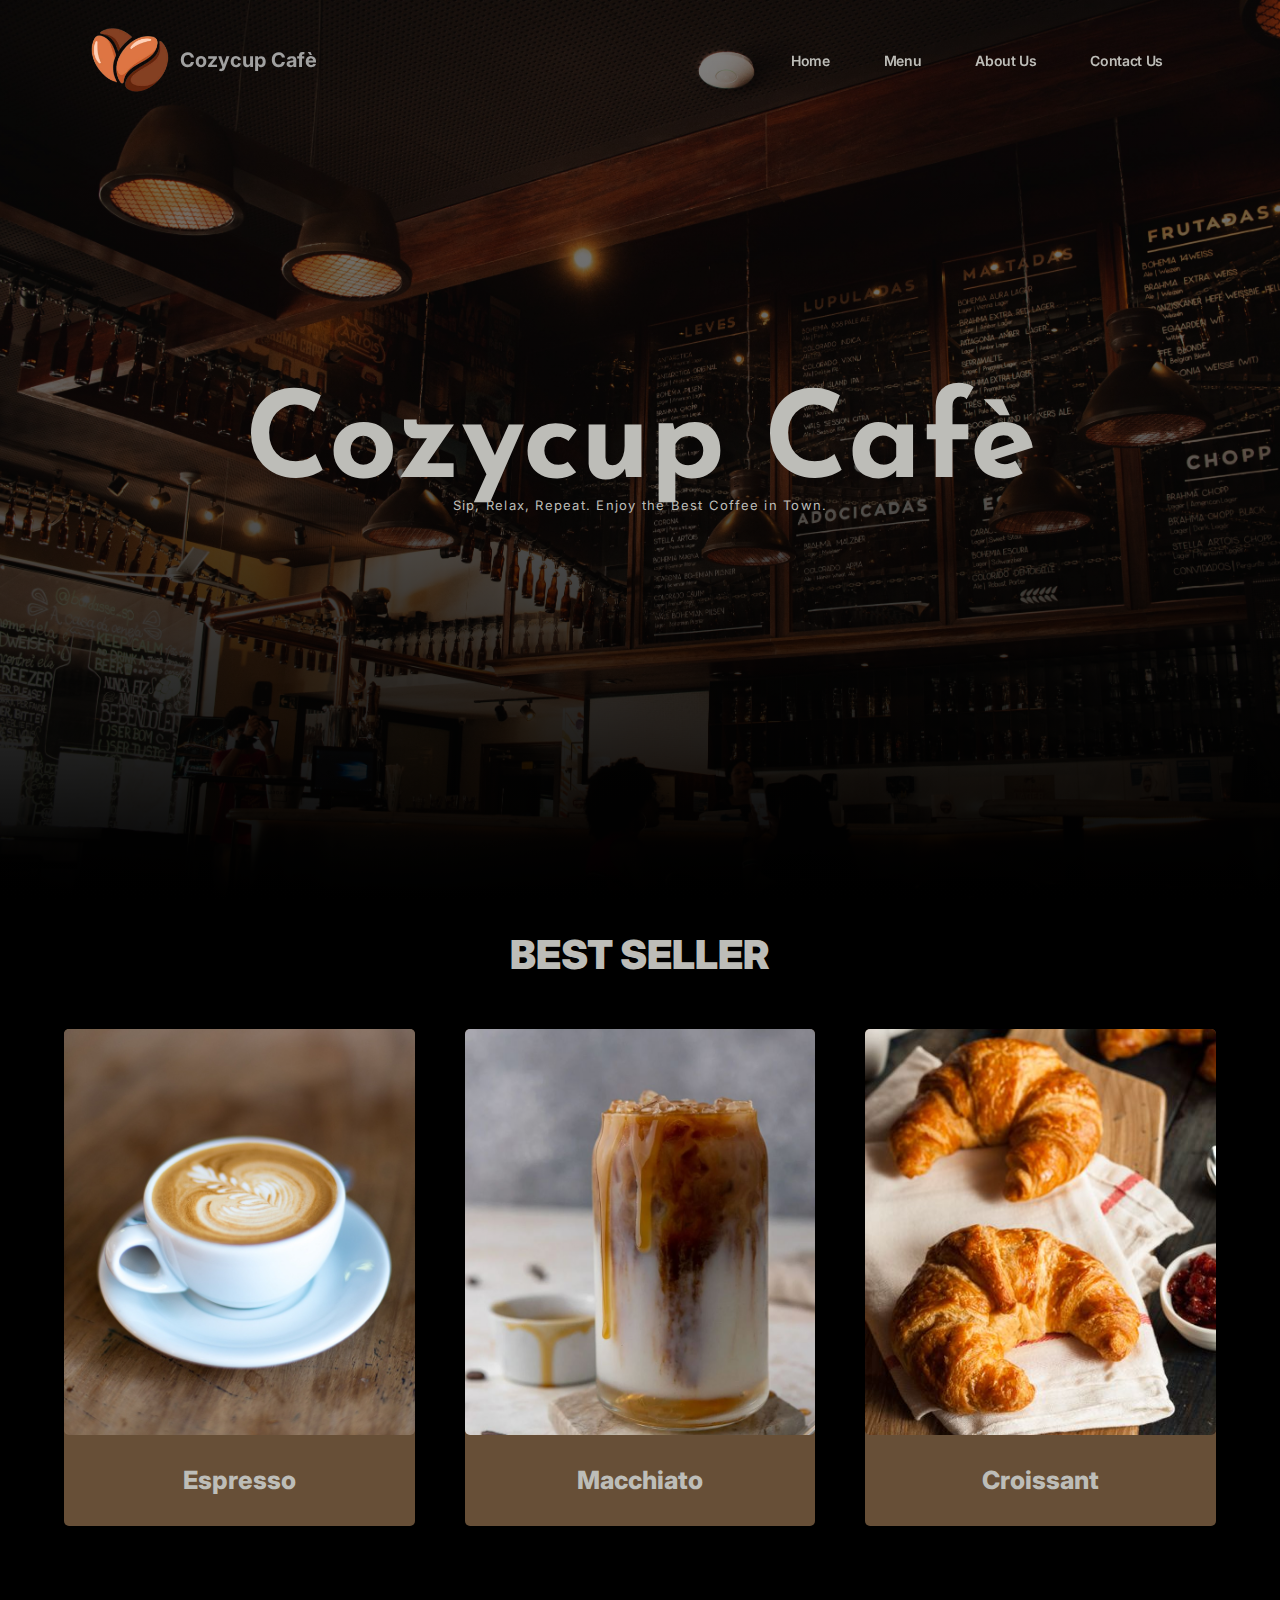
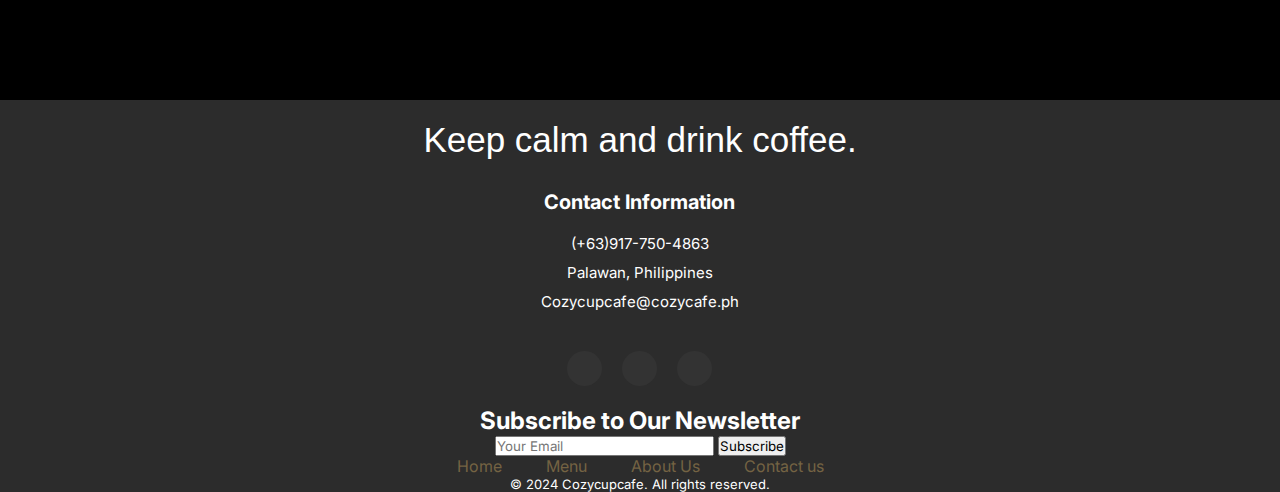
<file: index.html>
<!DOCTYPE html>
<html lang="en">
<head>
    <meta charset="UTF-8">
    <meta name="viewport" content="width=device-width, initial-scale=1.0">
    <title>Cozycupcafe</title>
    <link rel="icon" href="image/logo.png">
<link href="https://fonts.googleapis.com/css2?family=Cinzel+Decorative:wght@400;700&family=Anton&family=Marcellus&family=Passion+One:wght@400;700&family=Inter:wght@100;200;300;400;500;600;700;800;900&family=Josefin+Sans:ital,wght@0,300;0,500;1,300&display=swap" rel="stylesheet">
    <script src="https://code.jquery.com/jquery-3.5.1.min.js" integrity="sha256-9/aliU8dGd2tb6OSsuzixeV4y/faTqgFtohetphbbj0=" crossorigin="anonymous"></script>
    <link rel="stylesheet" href="https://cdnjs.cloudflare.com/ajax/libs/font-awesome/6.4.0/css/all.min.css" integrity="sha512-iecdLmaskl7CVkqkXNQ/ZH/XLlvWZOJyj7Yy7tcenmpD1ypASozpmT/E0iPtmFIB46ZmdtAc9eNBvH0H/ZpiBw==" crossorigin="anonymous" referrerpolicy="no-referrer" />
    <link rel="stylesheet" href="css/style.css">
    <script defer src="script.js"></script>
</head>
<body>
<!-----------------header-------------->
<header class="homie">
    <a href="index.html" class="logo" onclick="reloadPage()"><img src="image/logo.png" alt=""><span>Cozycup Cafè </span></a>

    <ul class="navlist">
        <li><a href="index.html">Home</a></li>
        <li><a href="menu.html">Menu</a></li>
        <li><a href="about.html" >About Us</a></li>
        <li><a href="contact.html">Contact Us</a></li>
    </ul>
    <div class="toggle_btn">
        <img src="image/menu.png" alt="Sidebar Icon">
    </div>
      <div class="dropdown_menu"> 
          <ul>
            <li><a href="index.html">Home</a></li>
            <li><a href="menu.html">Menu</a></li>
            <li><a href="about.html" >About Us</a></li>
            <li><a href="contact.html">Contact Us</a></li>
          </ul>
      </div>
</header>

<!--------HOME Section------------->
<section class="HOME" id="HOME">
    <div class="bg-img">
    <img src="image/intr.jpg" alt="cafe_int">
</div>
<div class="homie Home-text">
    <h1>Cozycup Cafè </h1>
    <h3>Sip, Relax, Repeat.  Enjoy the Best Coffee in Town.</h3>
    </div>
</section>

<!--------POPULAR US Section------------->
<section class= "POPULAR" id="POPULAR">
    <div class="content">
        <h1>BEST SELLER</h1>
        <div class="card-grid">
            <div class="REV feature1">
                <div class="circle-image">
                <img src="image/espresso.jpg" alt="larry_pic">
            </div>
                <div class="text">
                <h1>Espresso</h1>
                </div>
            </div>
            <div class="REV feature2">
                <div class="circle-image">
                <img src="image/macchiato.jpg" alt="larry_pic">
            </div>
                <div class="text">
                <h1>Macchiato</h1>
                </div>
                
            </div>
            <div class="REV feature3">
                <div class="circle-image">
                <img src="image/croissant.jpg" alt="larry_pic">
            </div>
                <div class="text">
                <h1>Croissant</h1>
                </div>
                
            </div>
</div>
 
</section>

    <!--------Contact me Section------------->
    <section class="CONTACT" id="CONTACT"> 
        <div class="contact-section">
            <h2>Keep calm and drink coffee.</h2>
           <div class="contact-info">
                <h3>Contact Information</h3>
                <ul>
                    <li>
                        <a class="fas fa-phone" title="phone"></a>
                        <span>(+63)917-750-4863</span>
                    </li>
                    <li>
                        <a class="fas fa-map-marker-alt" title="location"></a>
                        <span>Palawan, Philippines</span>
                    </li>
                    <li>
                        <a class="fas fa-envelope" title="Email"></a>
                        <span>Cozycupcafe@cozycafe.ph</span>
                    </li>
                </ul>
            </div>
            <div class="ikone">
                
                <a href="#" class="fab fa-facebook-f" title="Facebook"></a>
                <a href="#" class="fab fa-instagram" title="Instagram"></a>
                <a href="#" class="fab fa-twitter" title="Twitter"></a>
              </div>
        </div><footer>
            <div class="newsletter">
                <h2>Subscribe to Our Newsletter</h2>
                <form action="#" method="post">
                    <input type="email" name="email" placeholder="Your Email">
                    <button type="submit">Subscribe</button>
                </form>
            </div>
            <ul>
                <li><a href="index.html">Home</a></li>
                <li><a href="menu.html">Menu</a></li>
                <li><a href="about.html">About Us</a></li>
                <li><a href="contact.html">Contact us</a></li>
            </ul>
            <div class="copyright">
            <p>&copy; 2024 Cozycupcafe. All rights reserved.</p>
        </div>
        </footer>
        
        </div>
    </section> 

    
</body>
</html>
</file>
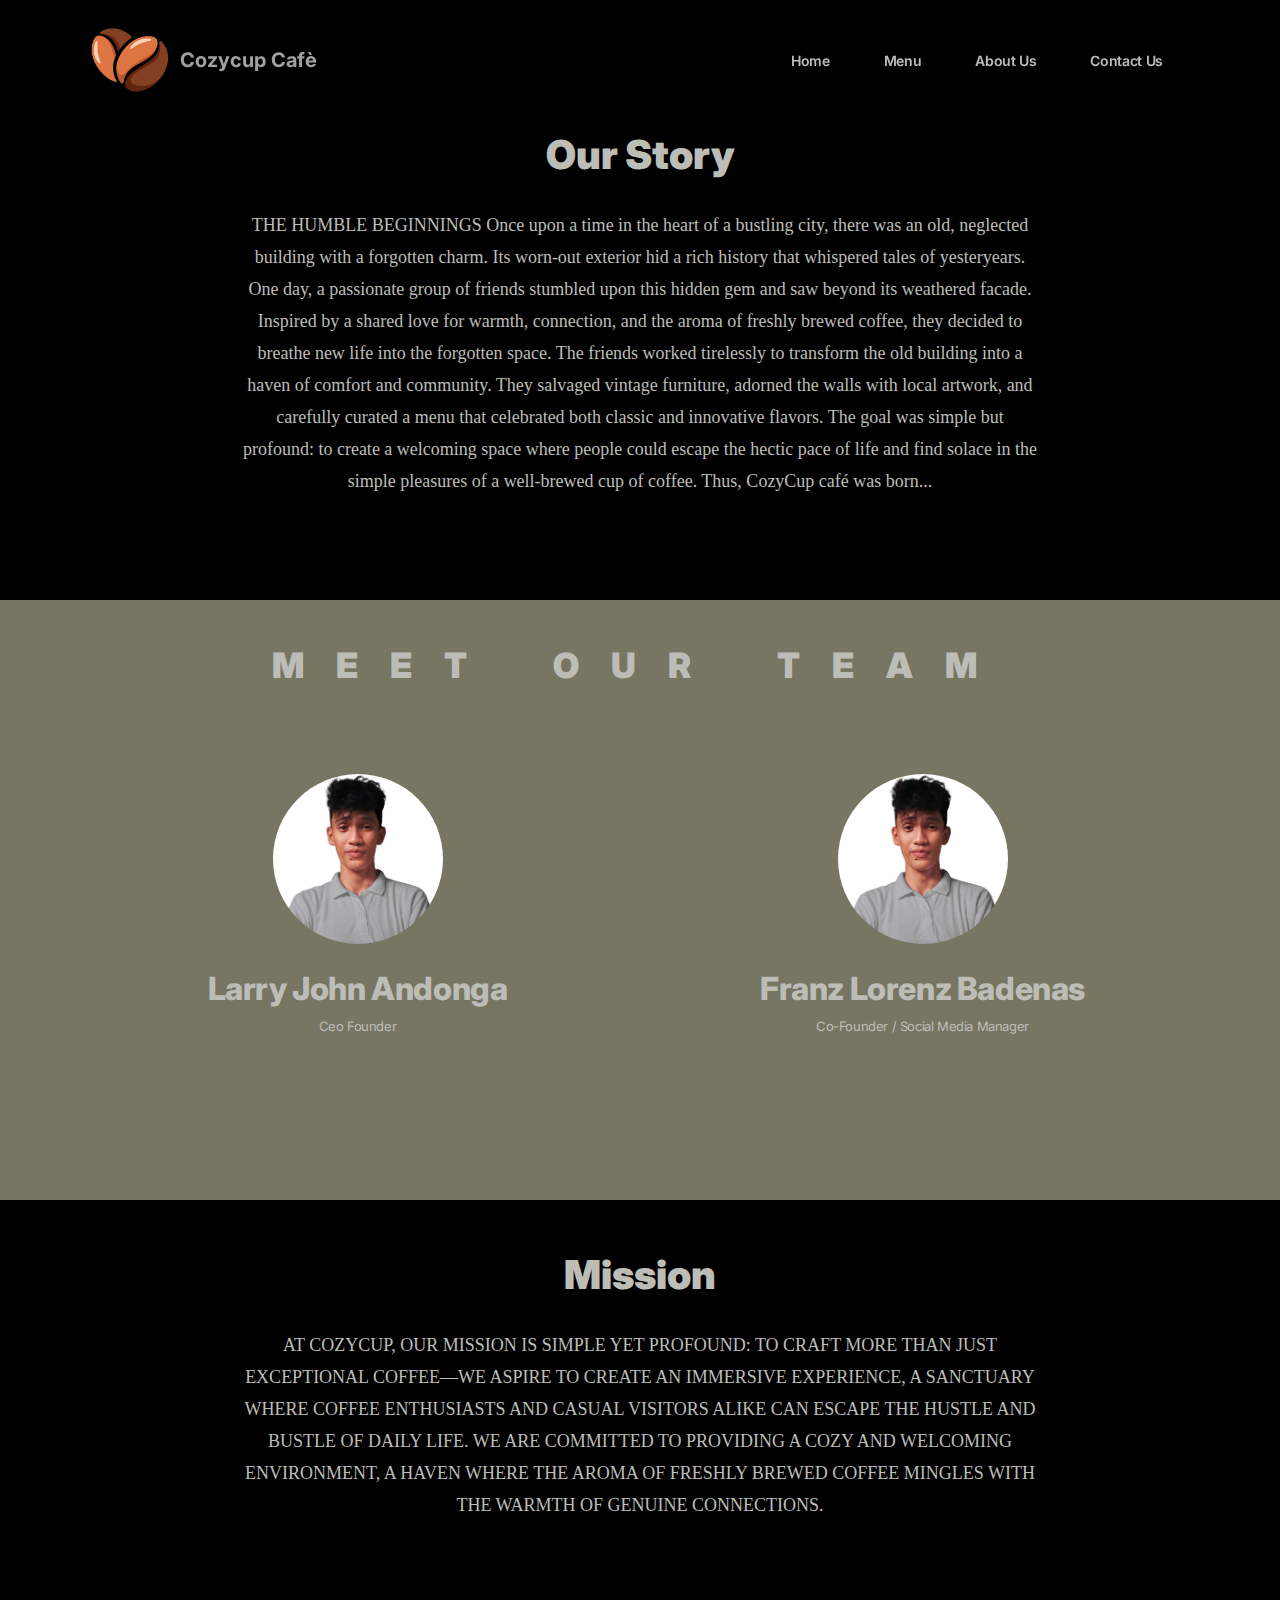
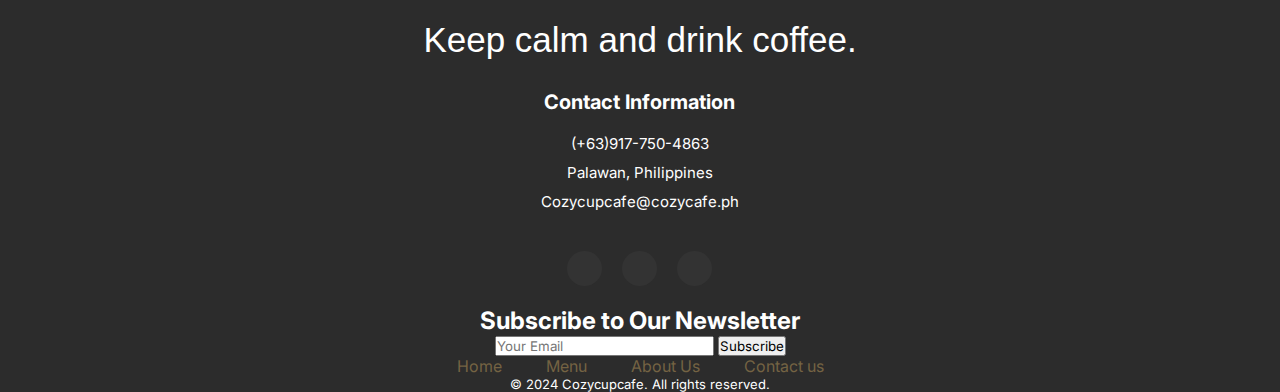
<file: about.html>
<!DOCTYPE html>
<html lang="en">
<head>
    <meta charset="UTF-8">
    <meta name="viewport" content="width=device-width, initial-scale=1.0">
    <title>Cozycupcafe</title>
    <link rel="icon" href="image/logo.png">
<link href="https://fonts.googleapis.com/css2?family=Cinzel+Decorative:wght@400;700&family=Anton&family=Marcellus&family=Passion+One:wght@400;700&family=Inter:wght@100;200;300;400;500;600;700;800;900&family=Josefin+Sans:ital,wght@0,300;0,500;1,300&display=swap" rel="stylesheet">
    <script src="https://code.jquery.com/jquery-3.5.1.min.js" integrity="sha256-9/aliU8dGd2tb6OSsuzixeV4y/faTqgFtohetphbbj0=" crossorigin="anonymous"></script>
    <link rel="stylesheet" href="https://cdnjs.cloudflare.com/ajax/libs/font-awesome/6.4.0/css/all.min.css" integrity="sha512-iecdLmaskl7CVkqkXNQ/ZH/XLlvWZOJyj7Yy7tcenmpD1ypASozpmT/E0iPtmFIB46ZmdtAc9eNBvH0H/ZpiBw==" crossorigin="anonymous" referrerpolicy="no-referrer" />
    <link rel="stylesheet" href="css/about.css">
    <script defer src="script.js"></script>
</head>
<body>
<!-----------------header-------------->
<header class="homie">
    <a href="index.html" class="logo"><img src="image/logo.png" alt=""><span>Cozycup Cafè </span></a>

    <ul class="navlist">
        <li><a href="index.html">Home</a></li>
        <li><a href="menu.html">Menu</a></li>
        <li><a href="about.html" >About Us</a></li>
        <li><a href="contact.html">Contact Us</a></li>
    </ul>
    <div class="toggle_btn">
        <img src="image/menu.png" alt="Sidebar Icon">
    </div>
      <div class="dropdown_menu"> 
          <ul>
            <li><a href="index.html">Home</a></li>
            <li><a href="menu.html">Menu</a></li>
            <li><a href="about.html" >About Us</a></li>
            <li><a href="contact.html">Contact Us</a></li>
          </ul>
      </div>
</header>


<!--------MENU Section------------->

<section id="about" class="about">
    <h2>Our Story</h2>
    <p>THE HUMBLE BEGINNING​S
        Once upon a time in the heart of a bustling city, there was an old, neglected building with a forgotten charm. Its worn-out exterior hid a rich history that whispered tales of yesteryears. One day, a passionate group of friends stumbled upon this hidden gem and saw beyond its weathered facade. Inspired by a shared love for warmth, connection, and the aroma of freshly brewed coffee, they decided to breathe new life into the forgotten space. The friends worked tirelessly to transform the old building into a haven of comfort and community. They salvaged vintage furniture, adorned the walls with local artwork, and carefully curated a menu that celebrated both classic and innovative flavors. The goal was simple but profound: to create a welcoming space where people could escape the hectic pace of life and find solace in the simple pleasures of a well-brewed cup of coffee. Thus, CozyC​up caf​é was born...</p>
</section>

<section id="ourteam" class="ourteam">
    <div class="text-team"><h1>MEET OUR TEAM</h1></div>
        <div class="card-grid">
        <div class="card1">
            <div class="circle-image">
            <img src="image/Larry.jpg" alt="larry_pic">
        </div>
            <div class="text">
            <h1>Larry John Andonga</h1>
            <p>Ceo Founder</p>
            </div>
          
        </div>
        <div class="card2">
            <div class="circle-image">
            <img src="image/Larry.jpg" alt="larry_pic">
        </div>
            <div class="text">
            <h1>Franz Lorenz Badenas</h1>
            <p>Co-Founder / Social Media Manager</p>
            </div>
        
        </div>
    
    </div>
</section>
<section id="mission" class="mission">
    <h2>Mission</h2>
    <p>AT COZYCUP, OUR MISSION IS SIMPLE YET PROFOUND: TO CRAFT MORE THAN JUST EXCEPTIONAL COFFEE—WE ASPIRE TO CREATE AN IMMERSIVE EXPERIENCE, A SANCTUARY WHERE COFFEE ENTHUSIASTS AND CASUAL VISITORS ALIKE CAN ESCAPE THE HUSTLE AND BUSTLE OF DAILY LIFE. WE ARE COMMITTED TO PROVIDING A COZY AND WELCOMING ENVIRONMENT, A HAVEN WHERE THE AROMA OF FRESHLY BREWED COFFEE MINGLES WITH THE WARMTH OF GENUINE CONNECTIONS.</p>
</section>
    <!--------Contact me Section------------->
    <section class="CONTACT" id="CONTACT"> 
        <div class="contact-section">
            <h2>Keep calm and drink coffee.</h2>
           <div class="contact-info">
                <h3>Contact Information</h3>
                <ul>
                    <li>
                        <a class="fas fa-phone" title="phone"></a>
                        <span>(+63)917-750-4863</span>
                    </li>
                    <li>
                        <a class="fas fa-map-marker-alt" title="location"></a>
                        <span>Palawan, Philippines</span>
                    </li>
                    <li>
                        <a class="fas fa-envelope" title="Email"></a>
                        <span>Cozycupcafe@cozycafe.ph</span>
                    </li>
                </ul>
            </div>
            <div class="ikone">
                
                <a href="#" class="fab fa-facebook-f" title="Facebook"></a>
                <a href="#" class="fab fa-instagram" title="Instagram"></a>
                <a href="#" class="fab fa-twitter" title="Twitter"></a>
              </div>
        </div>
        
        <footer>
            <div class="newsletter">
                <h2>Subscribe to Our Newsletter</h2>
                <form action="#" method="post">
                    <input type="email" name="email" placeholder="Your Email">
                    <button type="submit">Subscribe</button>
                </form>
            </div>
            <ul>
                <li><a href="index.html">Home</a></li>
                <li><a href="menu.html">Menu</a></li>
                <li><a href="about.html">About Us</a></li>
                <li><a href="contact.html">Contact us</a></li>
            </ul>
            <div class="copyright">
            <p>&copy; 2024 Cozycupcafe. All rights reserved.</p>
        </div>
        </footer>
        
        </div>
    </section> 

    
</body>
</html>
</file>
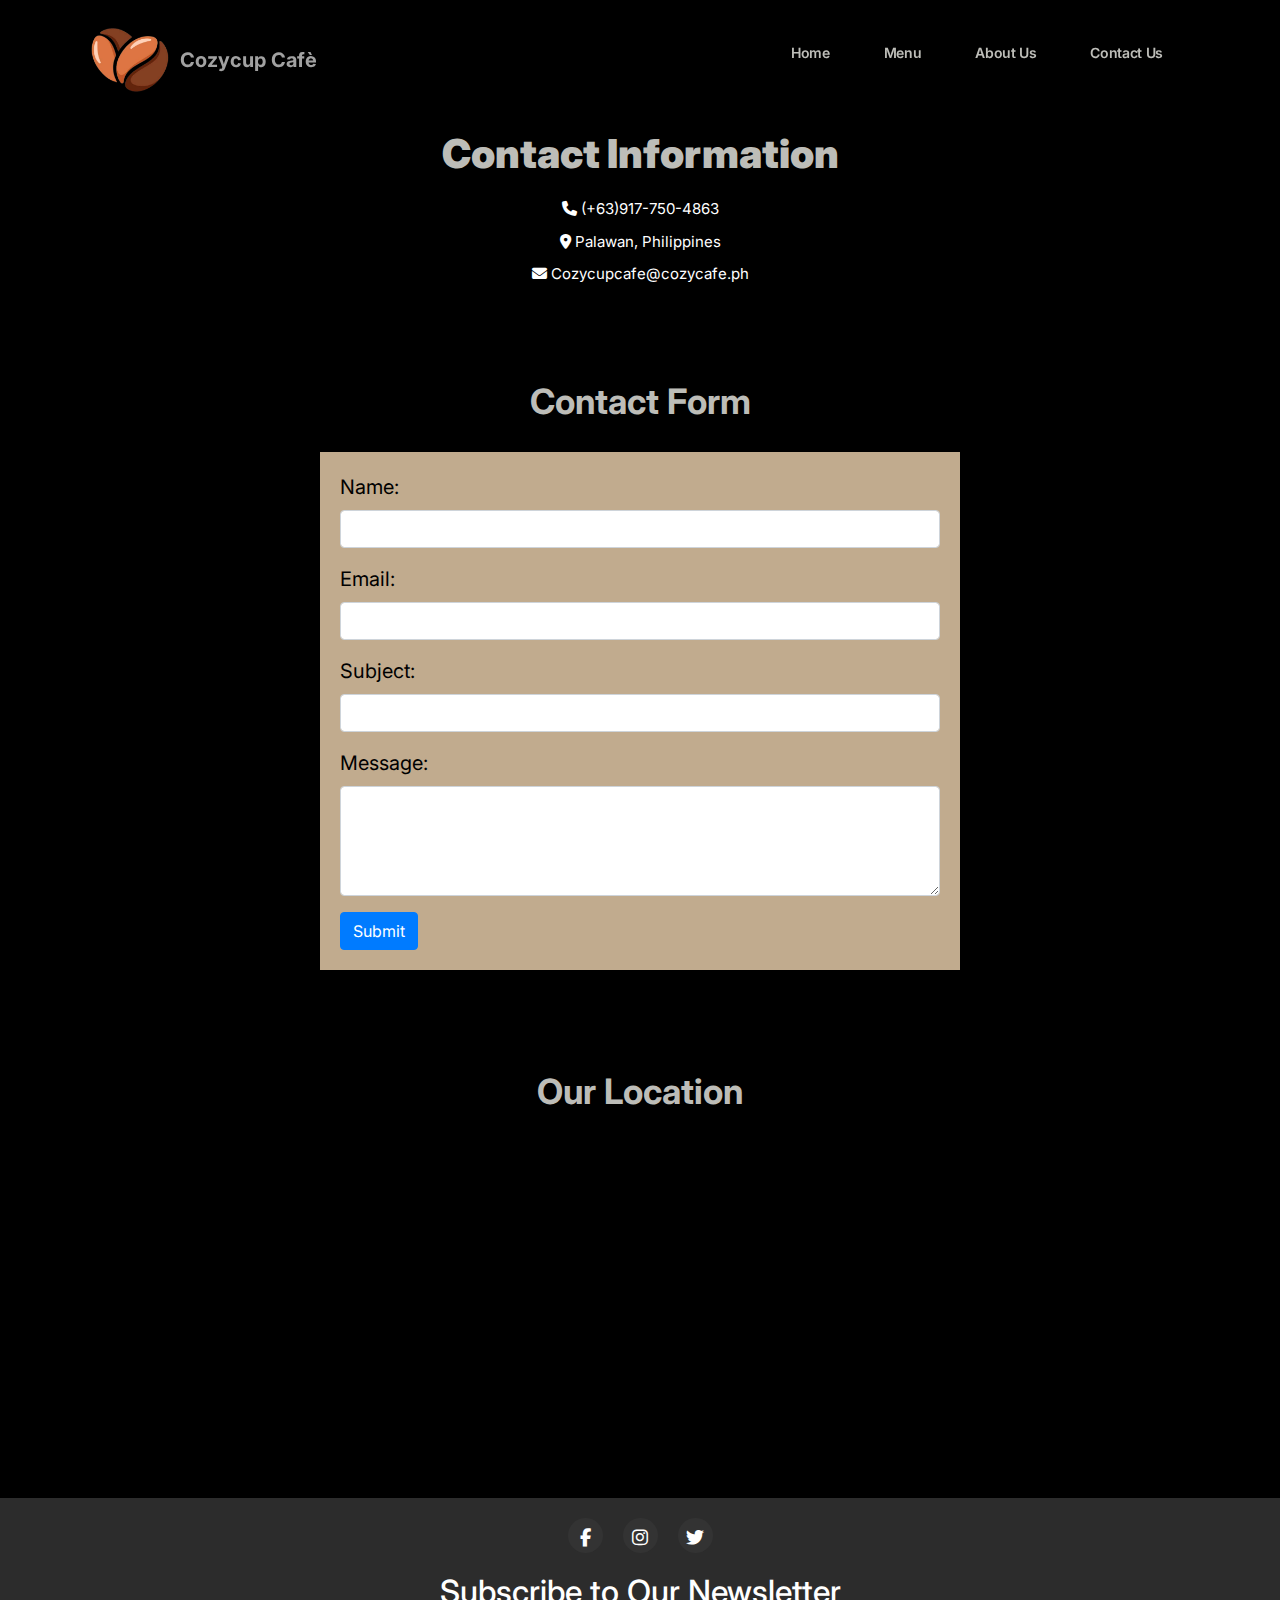
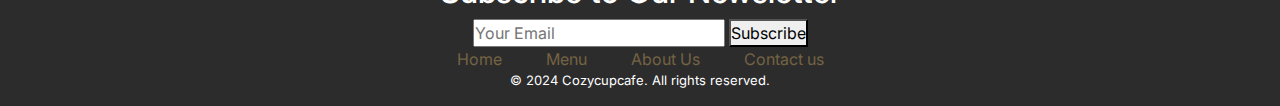
<file: contact.html>
<!DOCTYPE html>
<html lang="en">
<head>
    <meta charset="UTF-8">
    <meta name="viewport" content="width=device-width, initial-scale=1.0">
    <title>Cozycupcafe</title>
    <link rel="icon" href="image/logo.png">
    <link href="https://fonts.googleapis.com/css2?family=Cinzel+Decorative:wght@400;700&family=Anton&family=Marcellus&family=Passion+One:wght@400;700&family=Inter:wght@100;200;300;400;500;600;700;800;900&family=Josefin+Sans:ital,wght@0,300;0,500;1,300&display=swap" rel="stylesheet">
    <link rel="stylesheet" href="https://stackpath.bootstrapcdn.com/bootstrap/4.5.2/css/bootstrap.min.css">
    <link rel="stylesheet" href="https://cdnjs.cloudflare.com/ajax/libs/font-awesome/6.4.0/css/all.min.css">
    <link rel="stylesheet" href="css/contact.css">
    <script src="https://code.jquery.com/jquery-3.5.1.min.js" integrity="sha256-9/aliU8dGd2tb6OSsuzixeV4y/faTqgFtohetphbbj0=" crossorigin="anonymous"></script>
    <script defer src="script.js"></script>
</head>
<body>
    <header class="homie">
        <a href="index.html" class="logo"><img src="image/logo.png" alt=""><span>Cozycup Cafè</span></a>
    
        <ul class="navlist">
            <li><a href="index.html">Home</a></li>
            <li><a href="menu.html">Menu</a></li>
            <li><a href="about.html" >About Us</a></li>
            <li><a href="contact.html">Contact Us</a></li>
        </ul>
        <div class="toggle_btn">
            <img src="image/menu.png" alt="Sidebar Icon">
        </div>
          <div class="dropdown_menu"> 
              <ul>
                <li><a href="index.html">Home</a></li>
                <li><a href="menu.html">Menu</a></li>
                <li><a href="about.html" >About Us</a></li>
                <li><a href="contact.html">Contact Us</a></li>
              </ul>
          </div>
    </header>

<section class="contact-details">
    <div class="contact-info">
        <h3>Contact Information</h3>
        <ul>
            <li>
                <i class="fas fa-phone" title="phone"></i>
                <span>(+63)917-750-4863</span>
            </li>
            <li>
                <i class="fas fa-map-marker-alt" title="location"></i>
                <span>Palawan, Philippines</span>
            </li>
            <li>
                <i class="fas fa-envelope" title="Email"></i>
                <span>Cozycupcafe@cozycafe.ph</span>
            </li>
        </ul>
    </div>
</section>

<section class="contact-form">
    <div class="form-text"><h1>Contact Form</h1></div>
    <div class="form_box">
        <form action="submit.php" method="POST">
            <div class="form-group">
                <label for="name">Name:</label>
                <input type="text" id="name" name="name" class="form-control" required>
            </div>
            <div class="form-group">
                <label for="email">Email:</label>
                <input type="email" id="email" name="email" class="form-control" required>
            </div>
            <div class="form-group">
                <label for="subject">Subject:</label>
                <input type="text" id="subject" name="subject" class="form-control">
            </div>
            <div class="form-group">
                <label for="message">Message:</label>
                <textarea id="message" name="message" rows="4" class="form-control" required></textarea>
            </div>
            <button type="submit" class="btn btn-primary">Submit</button>
        </form>
    </div>
</section>

<section class="map">
    <div class="map-text"><h1>Our  Location</h1></div>
    <div class="map_box">
    <iframe src="https://www.google.com/maps/embed?pb=!1m17!1m12!1m3!1d668.8773040940517!2d118.7408469293589!3d9.741687821291183!2m3!1f0!2f0!3f0!3m2!1i1024!2i768!4f13.1!3m2!1m1!2zOcKwNDQnMzEuMCJOIDExOMKwNDQnMjYuNiJF!5e0!3m2!1sen!2sph!4v1706856803310!5m2!1sen!2sph" width="600" height="450" style="border:0;" allowfullscreen="" loading="lazy" referrerpolicy="no-referrer-when-downgrade"></iframe>
</div>
</section>

<section class="CONTACT" id="CONTACT"> 
    <div class="contact-section">
        <div class="ikone">
            <a href="#" class="fab fa-facebook-f" title="Facebook"></a>
            <a href="#" class="fab fa-instagram" title="Instagram"></a>
            <a href="#" class="fab fa-twitter" title="Twitter"></a>
        </div>
    </div>
    <footer>
        <div class="newsletter">
            <h2>Subscribe to Our Newsletter</h2>
            <form action="#" method="post">
                <input type="email" name="email" placeholder="Your Email">
                <button type="submit">Subscribe</button>
            </form>
        </div>
        <ul>
            <li><a href="index.html">Home</a></li>
            <li><a href="menu.html">Menu</a></li>
            <li><a href="about.html">About Us</a></li>
            <li><a href="contact.html">Contact us</a></li>
        </ul>
        <div class="copyright">
        <p>&copy; 2024 Cozycupcafe. All rights reserved.</p>
    </div>
    </footer>
</section>
</body>
</html>
</file>
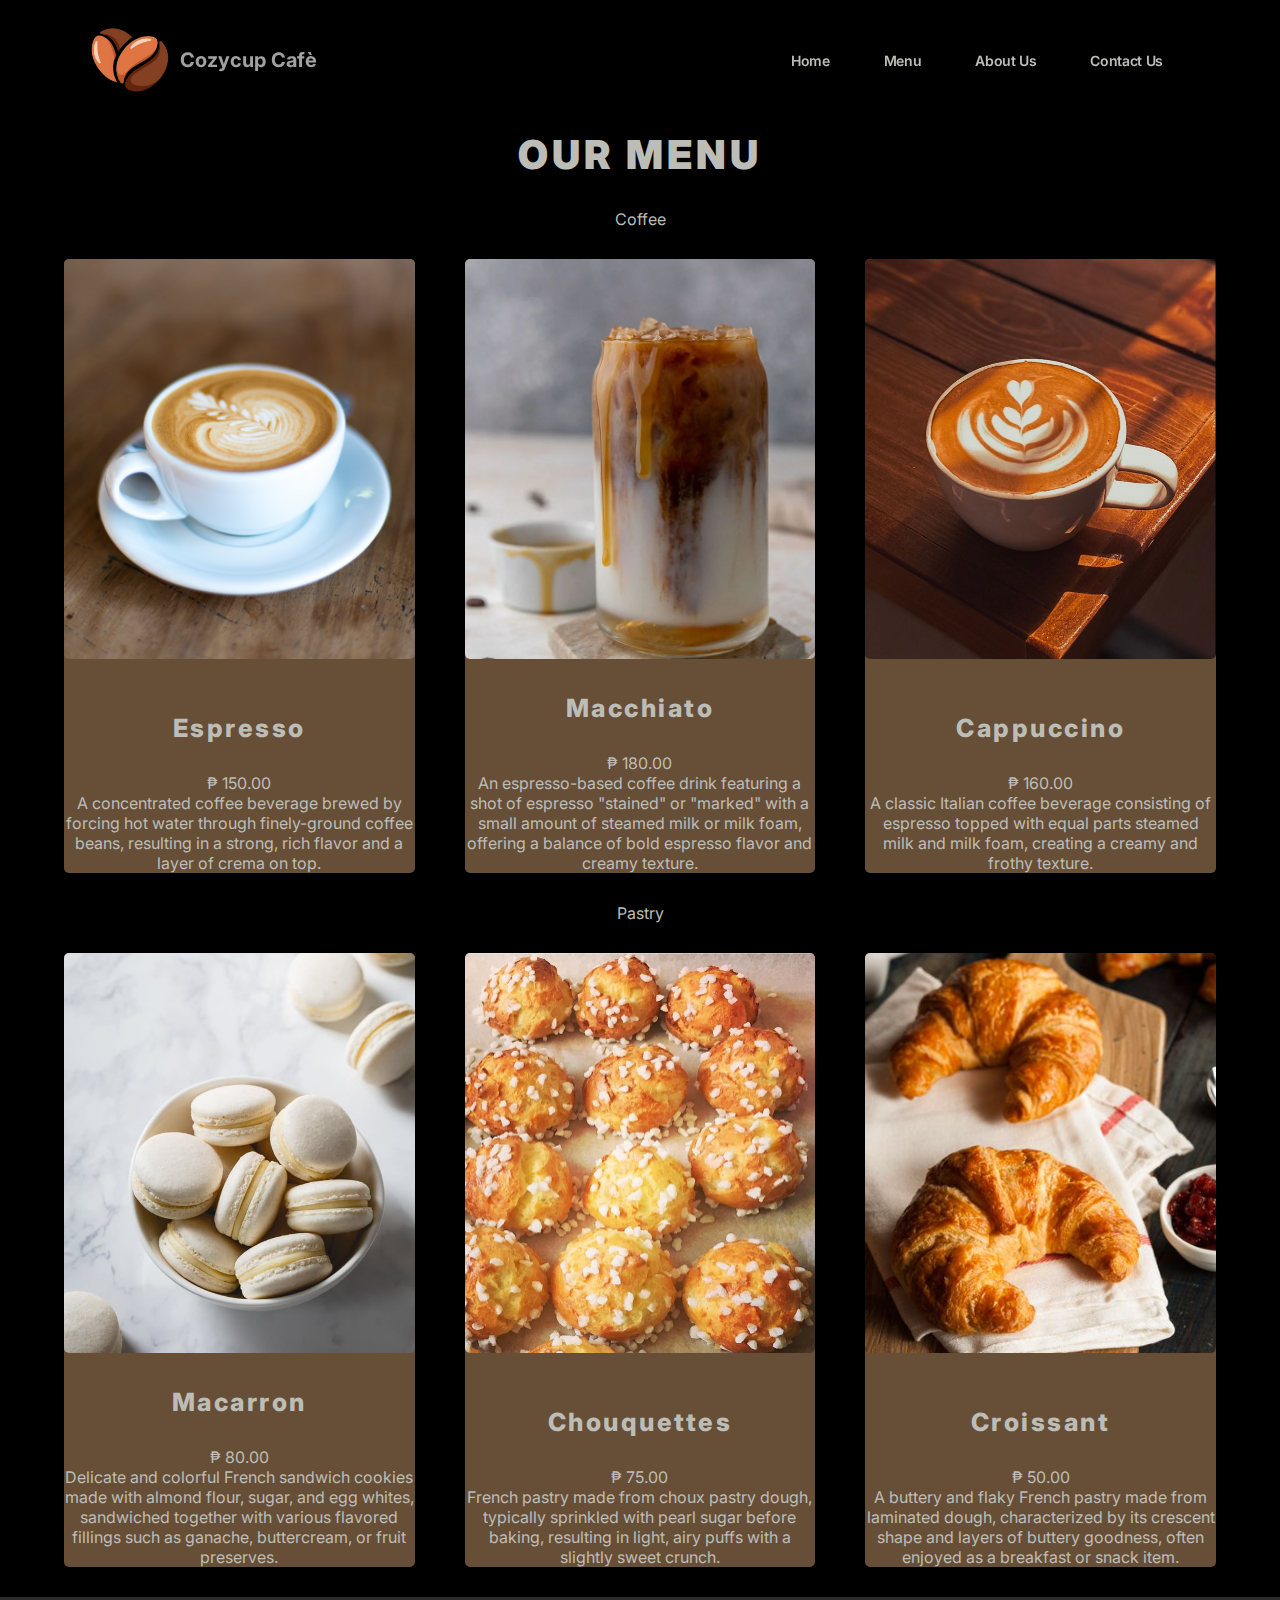
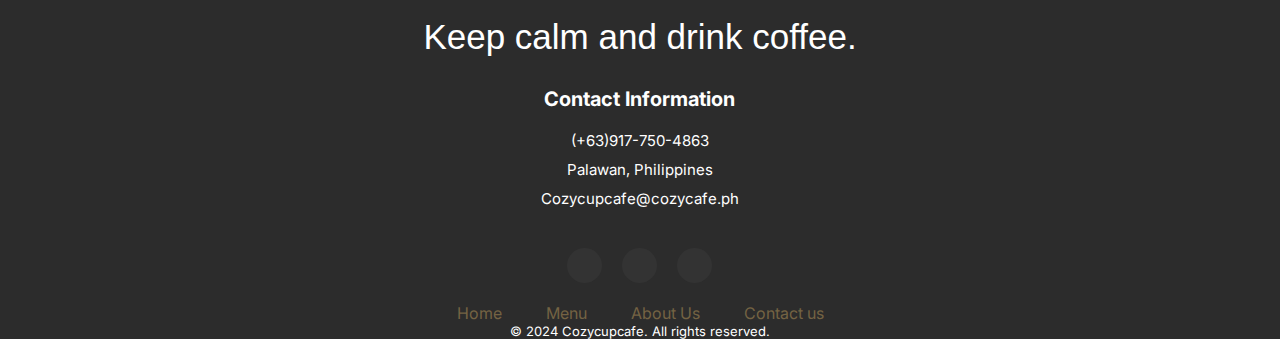
<file: menu.html>
<!DOCTYPE html>
<html lang="en">
<head>
    <meta charset="UTF-8">
    <meta name="viewport" content="width=device-width, initial-scale=1.0">
    <title>Cozycupcafe</title>
    <link rel="icon" href="image/logo.png">
<link href="https://fonts.googleapis.com/css2?family=Cinzel+Decorative:wght@400;700&family=Anton&family=Marcellus&family=Passion+One:wght@400;700&family=Inter:wght@100;200;300;400;500;600;700;800;900&family=Josefin+Sans:ital,wght@0,300;0,500;1,300&display=swap" rel="stylesheet">
    <script src="https://code.jquery.com/jquery-3.5.1.min.js" integrity="sha256-9/aliU8dGd2tb6OSsuzixeV4y/faTqgFtohetphbbj0=" crossorigin="anonymous"></script>
    <link rel="stylesheet" href="https://cdnjs.cloudflare.com/ajax/libs/font-awesome/6.4.0/css/all.min.css" integrity="sha512-iecdLmaskl7CVkqkXNQ/ZH/XLlvWZOJyj7Yy7tcenmpD1ypASozpmT/E0iPtmFIB46ZmdtAc9eNBvH0H/ZpiBw==" crossorigin="anonymous" referrerpolicy="no-referrer" />
    <link rel="stylesheet" href="menu.css">
    <script defer src="script.js"></script>
</head>
<body>
<!-----------------header-------------->
<header class="homie">
    <a href="#" class="logo" onclick="reloadPage()"><img src="image/logo.png" alt=""><span>Cozycup Cafè </span></a>

    <ul class="navlist">
        <li><a href="index.html">Home</a></li>
        <li><a href="menu.html">Menu</a></li>
        <li><a href="#sample-works" >About Us</a></li>
        <li><a href="#contact">Contact Us</a></li>
    </ul>
    <div class="toggle_btn">
        <img src="image/menu.png" alt="Sidebar Icon">
    </div>
      <div class="dropdown_menu"> 
          <ul>
            <li><a href="index.html">Home</a></li>
            <li><a href="menu.html">Menu</a></li>
            <li><a href="#sample-works" >About Us</a></li>
            <li><a href="#contact">Contact Us</a></li>
          </ul>
      </div>
</header>


<!--------MENU Section------------->
<section class= "MENU" id="MENU">
    <div class="content">
        <h1>OUR MENU</h1>
        <p>Coffee</p>
        <div class="card-grid">
            <div class="REV feature1">
                <div class="circle-image">
                <img src="image/espresso.jpg" alt="larry_pic">
            </div>
                <div class="text">
                <h1>Espresso</h1>
                <p>₱ 150.00</p>
                <p>A concentrated coffee beverage brewed by forcing hot water through finely-ground coffee beans, resulting in a strong, rich flavor and a layer of crema on top.</p>
                </div>
            </div>
            <div class="REV feature2">
                <div class="circle-image">
                <img src="image/macchiato.jpg" alt="larry_pic">
            </div>
                <div class="text">
                <h1>Macchiato</h1>
                <p>₱ 180.00</p>
                <p>An espresso-based coffee drink featuring a shot of espresso "stained" or "marked" with a small amount of steamed milk or milk foam, offering a balance of bold espresso flavor and creamy texture.</p>
                </div>
            </div>
            <div class="REV feature3">
                <div class="circle-image">
                <img src="image/capuccino.jpg" alt="larry_pic">
            </div>
                <div class="text">
                <h1>Cappuccino</h1>
                <p>₱ 160.00</p>
                <p>A classic Italian coffee beverage consisting of espresso topped with equal parts steamed milk and milk foam, creating a creamy and frothy texture.</p>
                </div>
            </div>
        
</div>
<p>Pastry</p>
        <div class="card-grid">
            <div class="REV feature1">
                <div class="circle-image">
                <img src="image/macarron.jpg" alt="larry_pic">
            </div>
                <div class="text">
                <h1>Macarron</h1>
                <p>₱ 80.00</p>
                <p>Delicate and colorful French sandwich cookies made with almond flour, sugar, and egg whites, sandwiched together with various flavored fillings such as ganache, buttercream, or fruit preserves.</p>
                </div>
            </div>
            <div class="REV feature2">
                <div class="circle-image">
                <img src="image/chouquettes.jpg" alt="larry_pic">
            </div>
                <div class="text">
                <h1>Chouquettes</h1>
                <p>₱ 75.00</p>
                <p>French pastry made from choux pastry dough, typically sprinkled with pearl sugar before baking, resulting in light, airy puffs with a slightly sweet crunch.</p>
                </div>
                </div>
            <div class="REV feature3">
                <div class="circle-image">
                <img src="image/croissant.jpg" alt="larry_pic">
            </div>
                <div class="text">
                <h1>Croissant</h1>
                <p>₱ 50.00</p>
                <p>A buttery and flaky French pastry made from laminated dough, characterized by its crescent shape and layers of buttery goodness, often enjoyed as a breakfast or snack item.</p>
             </div>
</div>
        
</div>
</div>
 
</section>

    <!--------Contact me Section------------->
    <section class="CONTACT" id="CONTACT"> 
        <div class="contact-section">
            <h2>Keep calm and drink coffee.</h2>
           <div class="contact-info">
                <h3>Contact Information</h3>
                <ul>
                    <li>
                        <a class="fas fa-phone" title="phone"></a>
                        <span>(+63)917-750-4863</span>
                    </li>
                    <li>
                        <a class="fas fa-map-marker-alt" title="location"></a>
                        <span>Palawan, Philippines</span>
                    </li>
                    <li>
                        <a class="fas fa-envelope" title="Email"></a>
                        <span>Cozycupcafe@cozycafe.ph</span>
                    </li>
                </ul>
            </div>
            <div class="ikone">
                
                <a href="#" class="fab fa-facebook-f" title="Facebook"></a>
                <a href="#" class="fab fa-instagram" title="Instagram"></a>
                <a href="#" class="fab fa-twitter" title="Twitter"></a>
              </div>
        </div><footer>
            <ul>
                <li><a href="index.html">Home</a></li>
                <li><a href="#menu.html">Menu</a></li>
                <li><a href="#about.html">About Us</a></li>
                <li><a href="#contact.html">Contact us</a></li>
            </ul>
            <div class="copyright">
            <p>&copy; 2024 Cozycupcafe. All rights reserved.</p>
        </div>
        </footer>
        
        </div>
    </section> 

    
</body>
</html>
</file>
<file: css/style.css>
*{
    padding: 0; 
    margin: 0;
    box-sizing: border-box;
    list-style: none;
    text-decoration: none; 
    scroll-behavior: smooth;
    font-family: 'Inter';
    }
:root{
    --main-color: rgb(161, 161, 161); 
    --text-color: #bdbdb8; 
    --hover-color:#a76c1a;
    --dtext-color:rgb(134, 63, 2);
}


body{
    background-color: rgb(0, 0, 0);
    color: var(--text-color);

}


.bg-img {
    position: absolute; 
    top: 0;
    left: 0;
    width: 100%; 
    height: 100%; 
    z-index: -1; 
}
.bg-img img {
    width: 100%; 
    height: 100%; 
    object-fit: cover; 
    object-position: center; 
}
header {
    position: fixed;
    display: flex;
    align-items: center;
    justify-content: space-between;
    width: 100%;
    top: 0;
    right: 0;
    z-index: 1000;
    padding: 20px 7%;
    transition: 500ms;
    opacity: 0;
    transform: translatey(-30%);
    transition: opacity 1s ease, transform 1.2s ease;
}

.logo img{
    position: relative;
    align-items: center;
    justify-content: center;
    vertical-align: middle;
    width: 80px;
    height:auto;
	transition: 200ms;
}

.logo span{
    cursor: pointer;
    vertical-align: middle;
    padding: 0px 10px;
    font-size: 20px;
    color: var(--main-color);
    font-weight: 700;
    font-family: 'Inter', serif;
}
.navlist{
    display: flex;
    position: fixed;
    right: 90px;
	transition: 200ms;
}
.navlist li{
    position: relative;
}
.navlist a{
    font-family: 'Inter', sans-serif;
    letter-spacing: -.025em;
    font-size: 14px;
    font-weight: 100;
    color: var(--nav-color);
    font-weight: 600;
    padding: 10px 27px;
	transition: 200ms;
}
.navlist a:hover {
    color:var(--hover-color);
    transition: 1s;
}

.HOME{
    padding: 100px 10%;
    min-height: 100vh;
    width: 100%;
    position: relative;
    overflow: hidden;
    align-items: center;
    justify-content: center;
    display: flex;
    background-size: cover; /* Cover the entire background */
    background-position: center; /* Center the background image */
    background: linear-gradient(to top, rgb(0, 0, 0),rgba(0, 0, 0, 0.626), rgba(0, 0, 0, 0.484));
}
.Home-text{
    text-align: center;
    position: absolute;
    cursor: context-menu;
    opacity: 0;
    transform: translateY(40%);
    transition: opacity 1s ease, transform 1.2s ease;
}
.Home-text h1{
    font-size: 160px;
    color: var(--text-color);
    font-family: 'Josefin Sans', serif;
    transition: 1s;
}
.Home-text h3{
    font-size: 20px;
    color: var(--text-color);
    font-weight: 400;
    margin-top:-10px;
    transition: 1s;
    letter-spacing: .095em;
    font-family: 'inter', serif;
}

/* ======toggleE======= */
.toggle_btn img{
    cursor:pointer;
    display: none;
    vertical-align: middle;
    width: 30px;
    right: 30px;
    z-index: 100;
}

.dropdown_menu { 
    display: none;
    list-style: none;
    position: fixed;
    height: 0;
    right: 2rem;
    top: 70px;
    width: 200px;
    background:  rgba(245, 245, 245, 0.1);
    -webkit-backdrop-filter: blur(15px);
    backdrop-filter: blur(15px);
    border-radius: 10px;
    overflow: hidden;
    z-index: 100;
    transition: height .2s cubic-bezier(0.175, 0.885, 0.32, 1.275);
}
.dropdown_menu.open {
    height: 210px ;
}

.dropdown_menu li {
    padding: 0.7rem;
    display: flex;
    align-items: center;
    justify-content: center;
}

.dropdown_menu li a {
    font-family: 'Inter', sans-serif;
    letter-spacing: -.025em;
    font-size: 17px;
    text-decoration: none;
    color: var(--nav-color);
    font-weight: bold;
}

.dropdown_menu li a:hover {
    color:var(--hover-color);
}


.bgc {
    background:  rgba(245, 245, 245, 0.1);
    -webkit-backdrop-filter: blur(15px);
    backdrop-filter: blur(15px);
    padding: 20px 5%;
    height: 8%;
}

.bgc .logo img{
    width: 50px;
}

.bgc .logo span{
    font-size: 18px;
}

.bgc .navlist {
    right:50px;
}
.bgc .navlist {
    right:50px;
}
.bgc .navlist a,
.bgc .logo span{
    color: #ffffff;
}
.bgc .navlist a:hover {
    color:var(--hover-color);
}

@media (max-width: 1350px) {
    .Home-text h1{
        font-size: 120px;
    }
    .Home-text h3{
        font-size: 13px;
    }
}

@media (max-width: 1000px) {
    .logo img{
        width: 50px;
    }
    .logo span{
        font-size: 17px;
    }
    .bgc .logo img{
        width: 65px;
    }
    .bgc .logo span{
        font-size: 16px;
    }
    .Home-text h1{
        font-size: 90px;
    }
    .Home-text h3{
        font-size: 10px;
    }
}

@media (max-width: 740px) {
    .logo img{
        width: 40px;
    }
    .logo span{
        font-size: 15px;
    }
    .bgc .logo img{
        width: 55px;
    }
    .bgc .logo span{
        font-size: 13px;
    }
    .Home-text h1{
        font-size: 43px;
    }
    .Home-text h3{
        font-size: 8px;
    }
}

@media (max-width: 610px){
    .dropdown_menu{ 
        position: fixed;
        height: 0;
        right: 0;
        top: 70px;
        width: 100%;
        background:  rgba(8, 8, 8, 0.1);
        -webkit-backdrop-filter: blur(15px);
        backdrop-filter: blur(15px);
        border-radius: 10px;
        overflow: hidden;
        z-index: 100;
        transition: height .5s cubic-bezier(0.175, 0.885, 0.32, 1.275);
    }
    
    .dropdown_menu.open {
        height: 600px ;
    }
    
    .dropdown_menu li {
        padding: 3rem;
    }
    
    }

@media(max-width:1275px){
    .navlist{
        display:none;
    }
    .toggle_btn img {
        display: block;
    }
    .dropdown_menu{ 
        display: block;
    }
}

/*==========   POPULAR  =========*/

.POPULAR{
    height: 1600;
    padding-top: 30px;
    position: relative;
    overflow: hidden;
    justify-content: center;
    align-items: center;
    background: black;
}
.content{
    justify-content: center;
    text-align: center;
}

.content h1{
    font-size: 40px;
    margin-bottom: 1px;
    font-weight: 900;
    transition: 1s;
    font-family: 'Inter', sans-serif;
}

@media (max-width: 900px) {
    .content h1{
        font-size: 40px;
    }

}

@media (max-width: 700px) {
    .content h1{
        font-size: 30px;
    }

}

.card-grid {
    max-width: 90%;
    grid-column-gap: 50px;
    grid-row-gap: 20px;
    grid-template-rows: minmax(400px,auto);
    grid-template-columns: minmax(22px,1fr) minmax(22px,1fr) minmax(22px,1fr);
    margin: 50px auto;
    display: grid;
    
  }

  .feature1 ,
  .feature2 ,
  .feature3 {
    max-height: 80%;
    position: relative;
    border-radius:5px;
    text-align: center;
    display: flex;
    flex-direction: column;
    align-items: center;
    background-color: rgb(103, 79, 55);
    
  }
  .circle-image {
    width: 100%;
    height: 100%;
    overflow: hidden;
}



.text h1{
    line-height: 50px;
    padding: 20px 0 20px 0;
    font-weight: 800;
    font-size: 25px;
    font-family: 'Inter', sans-serif;
}

.circle-image img {
    width: 100%;
    height: 100%;
    margin: 0;
    border-radius: 5px;
    object-fit: cover;
}

/*=================Contact section styles======================*/
.CONTACT {
    background-color: #2c2c2c;
    position: relative;
    width: 100%;
    display: flex;
    flex-direction: column;
    align-items: center;
    justify-content: center;
    text-align: center;
}


.contact-section {
    height: auto;
    padding: 20px 5%;
}

.contact-section h2 {
  color: #ffffff;
  font-family: 'Bricolage Grotesque', sans-serif;
  font-weight: 400;
  font-size: 35px;
  margin-bottom: 30px;
}

.contact-section p {
  color: #ffffff;
  font-size: 15px;
  margin-bottom: 40px;
  font-family: 'Josefin Sans', sans-serif;
}

.contact-info h3 {
  color: #ffffff;
  font-size: 20px;
  margin-bottom: 20px;
}

.contact-info ul {
  list-style: none;
  padding: 0;
  margin-bottom: 40px;
}
.icon {
    width: 30px; /* Adjust the size as needed */
    vertical-align: middle;
    margin-right: 5px; /* Adjust the spacing as needed */
}

.contact-info li {
  color: #ffffff;
  font-size: 15px;
  margin-bottom: 10px;
}

.ikone {
  display: flex;
  justify-content: center;
  align-items: center;
  margin-bottom: 0;
}

.ikone a {
  display: inline-block;
  width: 35px;
  height: 35px;
  background-color: #333;
  color: #fff;
  border-radius: 50%;
  margin: 0 10px;
  font-size: 18px;
  line-height: 40px;
  text-align: center;
  text-decoration: none;
  transition: 1s;
}

.ikone a:hover {
    background-color: var(--hover-color);
}

.copyright{
    font-size: 13px;
}

@media (max-width:900px){
    .ikone a {
        width: 30px;
        height: 30px;
        font-size: 15px;
        line-height: 35px;
    }
    
    .contact-section h2 {
        font-size: 20px;
      }
      
      .contact-section p {
        font-size: 12px;
      }
      
      .contact-info h3 {
        font-size: 17px;
      }
      
      .icon {
          width: 20px; /* Adjust the size as needed */
      }
      
      .contact-info li {
        font-size: 12px;
      }

      .copyright{
        font-size: 12px;
    }
    
  }
footer {
    color: white;
    text-align: center;
    padding: 0 ;
}

footer ul {
    list-style: none;
    margin:0 ;
    padding: 0;
}

footer li {
    display: inline;
    margin: 0 20px;
}

footer a {
    text-decoration: none;
    color: rgb(116, 99, 67);
}


/*==============animation==========*/
.animate-reveal {
    opacity: 1;
    transform: translateX(0);
}
</file>
<file: css/about.css>
*{
    padding: 0; 
    margin: 0;
    box-sizing: border-box;
    list-style: none;
    text-decoration: none; 
    scroll-behavior: smooth;
    font-family: 'Inter';
    }
:root{
    --main-color: rgb(161, 161, 161); 
    --text-color: #bdbdb8; 
    --hover-color:#a76c1a;
    --dtext-color:rgb(134, 63, 2);
    --big-font:1.5rem;
    --border: 260 50% 10.5%;
}


body{
    background-color: rgb(0, 0, 0);
    color: var(--text-color);

}


.bg-img {
    position: absolute; 
    top: 0;
    left: 0;
    width: 100%; 
    height: 100%; 
    z-index: -1; 
}
.bg-img img {
    width: 100%; 
    height: 100%; 
    object-fit: cover; 
    object-position: center; 
}
header {
    position: fixed;
    display: flex;
    align-items: center;
    justify-content: space-between;
    width: 100%;
    top: 0;
    right: 0;
    z-index: 1000;
    padding: 20px 7%;
    transition: 500ms;
    opacity: 0;
    transform: translatey(-30%);
    transition: opacity 1s ease, transform 1.2s ease;
}

.logo img{
    position: relative;
    align-items: center;
    justify-content: center;
    vertical-align: middle;
    width: 80px;
    height:auto;
	transition: 200ms;
}

.logo span{
    cursor: pointer;
    vertical-align: middle;
    padding: 0px 10px;
    font-size: 20px;
    color: var(--main-color);
    font-weight: 700;
    font-family: 'Inter', serif;
}
.navlist{
    display: flex;
    position: fixed;
    right: 90px;
	transition: 200ms;
}
.navlist li{
    position: relative;
}
.navlist a{
    font-family: 'Inter', sans-serif;
    letter-spacing: -.025em;
    font-size: 14px;
    font-weight: 100;
    color: var(--nav-color);
    font-weight: 600;
    padding: 10px 27px;
	transition: 200ms;
}
.navlist a:hover {
    color:var(--hover-color);
    transition: 1s;
}


/* ======toggleE======= */
.toggle_btn img{
    cursor:pointer;
    display: none;
    vertical-align: middle;
    width: 30px;
    right: 30px;
    z-index: 100;
}

.dropdown_menu { 
    display: none;
    list-style: none;
    position: fixed;
    height: 0;
    right: 2rem;
    top: 70px;
    width: 200px;
    background:  rgba(245, 245, 245, 0.1);
    -webkit-backdrop-filter: blur(15px);
    backdrop-filter: blur(15px);
    border-radius: 10px;
    overflow: hidden;
    z-index: 100;
    transition: height .2s cubic-bezier(0.175, 0.885, 0.32, 1.275);
}
.dropdown_menu.open {
    height: 210px ;
}

.dropdown_menu li {
    padding: 0.7rem;
    display: flex;
    align-items: center;
    justify-content: center;
}

.dropdown_menu li a {
    font-family: 'Inter', sans-serif;
    letter-spacing: -.025em;
    font-size: 17px;
    text-decoration: none;
    color: var(--nav-color);
    font-weight: bold;
}

.dropdown_menu li a:hover {
    color:var(--hover-color);
}


.bgc {
    background:  rgba(245, 245, 245, 0.1);
    -webkit-backdrop-filter: blur(15px);
    backdrop-filter: blur(15px);
    padding: 20px 5%;
    height: 8%;
}

.bgc .logo img{
    width: 50px;
}

.bgc .logo span{
    font-size: 18px;
}

.bgc .navlist {
    right:50px;
}
.bgc .navlist {
    right:50px;
}
.bgc .navlist a,
.bgc .logo span{
    color: #ffffff;
}
.bgc .navlist a:hover {
    color:var(--hover-color);
}



@media (max-width: 1000px) {
    .logo img{
        width: 50px;
    }
    .logo span{
        font-size: 17px;
    }
    .bgc .logo img{
        width: 65px;
    }
    .bgc .logo span{
        font-size: 16px;
    }

}

@media (max-width: 740px) {
    .logo img{
        width: 40px;
    }
    .logo span{
        font-size: 15px;
    }
    .bgc .logo img{
        width: 55px;
    }
    .bgc .logo span{
        font-size: 13px;
    }
}

@media (max-width: 610px){
    .dropdown_menu{ 
        position: fixed;
        height: 0;
        right: 0;
        top: 70px;
        width: 100%;
        background:  rgba(8, 8, 8, 0.1);
        -webkit-backdrop-filter: blur(15px);
        backdrop-filter: blur(15px);
        border-radius: 10px;
        overflow: hidden;
        z-index: 100;
        transition: height .5s cubic-bezier(0.175, 0.885, 0.32, 1.275);
    }
    
    .dropdown_menu.open {
        height: 600px ;
    }
    
    .dropdown_menu li {
        padding: 3rem;
    }
    
    }

@media(max-width:1275px){
    .navlist{
        display:none;
    }
    .toggle_btn img {
        display: block;
    }
    .dropdown_menu{ 
        display: block;
    }
}


.about {
    height: 600px;
    padding-top: 130px;
    text-align: center;
}

.about h2 {
    font-size: 40px;
    margin-bottom: 30px;
    font-weight: 900;
    font-family: 'Inter', sans-serif;
}

.about p {
    font-size: 18px;
    font-weight: 300;
    line-height: 2rem;
    max-width: 800px;
    margin: 0 auto;
    font-family: 'montserrat';
}


.card-grid {
    max-width: 1100px;
    grid-column-gap: 30px;
    grid-row-gap: 20px;
    grid-template-rows: minmax(400px,auto);
    grid-template-columns: minmax(21px,1fr) minmax(22px,1fr);
    margin: 50px auto;
    display: grid;
    
  }

  .card1 ,
  .card2 ,
  .card3 {
    position: relative;
    border-radius:15px;
    text-align: center;
    padding: 1.5rem 1.5rem 0 1.5rem ;
    display: flex;
    flex-direction: column;
    align-items: center;
    
  }
  .circle-image {
    width: 170px;
    height: 170px;
    border-radius: 50%;
    overflow: hidden;
}

.ourteam{
    background-color:rgb(118, 118, 98);
    padding-top: 30px;
    position: relative;
    overflow: hidden;
    justify-content: center;
    align-items: center;
}
.text{
    letter-spacing: -.025em;
}
.text h1{
    line-height: 50px;
    padding-top: 20px;
    font-weight: 800;
}
.text p{
    font-size: 13px;
    line-height: 25px;
}
.circle-image img {
    width: 100%;
    height: 100%;
    object-fit: cover;
}
.text-team{
    padding: 0 10%;
    text-align: center;
}
.text-team h1{
    word-spacing: 1rem;
    letter-spacing: 2rem;
    font-family: 'Inter', serif;
    font-weight: 900;
    font-size: 35px;
    line-height: 70px ;
    border-bottom-width: 1px;
}

.mission {
    height: 400px;
    padding: 50px;
    text-align: center;
}

.mission h2 {
    font-size: 40px;
    margin-bottom: 30px;
    font-weight: 900;
    font-family: 'Inter', sans-serif;
}

.mission p {
    font-size: 18px;
    font-weight: 300;
    line-height: 2rem;
    max-width: 800px;
    margin: 0 auto;
    font-family: 'montserrat';
}


/*=================Contact section styles======================*/
.CONTACT {
    background-color: #2c2c2c;
    position: relative;
    width: 100%;
    display: flex;
    flex-direction: column;
    align-items: center;
    justify-content: center;
    text-align: center;
}


.contact-section {
    height: auto;
    padding: 20px 5%;
}

.contact-section h2 {
  color: #ffffff;
  font-family: 'Bricolage Grotesque', sans-serif;
  font-weight: 400;
  font-size: 35px;
  margin-bottom: 30px;
}

.contact-section p {
  color: #ffffff;
  font-size: 15px;
  margin-bottom: 40px;
  font-family: 'Josefin Sans', sans-serif;
}

.contact-info h3 {
  color: #ffffff;
  font-size: 20px;
  margin-bottom: 20px;
}

.contact-info ul {
  list-style: none;
  padding: 0;
  margin-bottom: 40px;
}
.icon {
    width: 30px; /* Adjust the size as needed */
    vertical-align: middle;
    margin-right: 5px; /* Adjust the spacing as needed */
}

.contact-info li {
  color: #ffffff;
  font-size: 15px;
  margin-bottom: 10px;
}

.ikone {
  display: flex;
  justify-content: center;
  align-items: center;
  margin-bottom: 0;
}

.ikone a {
  display: inline-block;
  width: 35px;
  height: 35px;
  background-color: #333;
  color: #fff;
  border-radius: 50%;
  margin: 0 10px;
  font-size: 18px;
  line-height: 40px;
  text-align: center;
  text-decoration: none;
  transition: 1s;
}

.ikone a:hover {
    background-color: var(--hover-color);
}

.copyright{
    font-size: 13px;
}

@media (max-width:900px){
    .ikone a {
        width: 30px;
        height: 30px;
        font-size: 15px;
        line-height: 35px;
    }
    
    .contact-section h2 {
        font-size: 20px;
      }
      
      .contact-section p {
        font-size: 12px;
      }
      
      .contact-info h3 {
        font-size: 17px;
      }
      
      .icon {
          width: 20px; /* Adjust the size as needed */
      }
      
      .contact-info li {
        font-size: 12px;
      }

      .copyright{
        font-size: 12px;
    }
    
  }
footer {
    color: white;
    text-align: center;
    padding: 0 ;
}

footer ul {
    list-style: none;
    margin:0 ;
    padding: 0;
}

footer li {
    display: inline;
    margin: 0 20px;
}

footer a {
    text-decoration: none;
    color: rgb(116, 99, 67);
}


/*==============animation==========*/
.animate-reveal {
    opacity: 1;
    transform: translateX(0);
}
</file>
<file: css/contact.css>
*{
    padding: 0; 
    margin: 0;
    box-sizing: border-box;
    list-style: none;
    text-decoration: none; 
    scroll-behavior: smooth;
    font-family: 'Inter';
}
:root{
    --main-color: rgb(161, 161, 161); 
    --text-color: #bdbdb8; 
    --hover-color:#a76c1a;
    --dtext-color:rgb(134, 63, 2);
}
body{
    background-color: rgb(0, 0, 0);
    color: var(--text-color);

}
.bg-img {
    position: absolute; 
    top: 0;
    left: 0;
    width: 100%; 
    height: 100%; 
    z-index: -1; 
}
.bg-img img {
    width: 100%; 
    height: 100%; 
    object-fit: cover; 
    object-position: center; 
}
header {
    position: fixed;
    display: flex;
    align-items: center;
    justify-content: space-between;
    width: 100%;
    top: 0;
    right: 0;
    z-index: 1000;
    padding: 20px 7%;
    transition: 500ms;
    opacity: 0;
    transform: translatey(-30%);
    transition: opacity 1s ease, transform 1.2s ease;
}

.logo img{
    position: relative;
    align-items: center;
    justify-content: center;
    vertical-align: middle;
    width: 80px;
    height:auto;
	transition: 200ms;
}

.logo span{
    cursor: pointer;
    vertical-align: middle;
    padding: 0px 10px;
    font-size: 20px;
    color: var(--main-color);
    font-weight: 700;
    font-family: 'Inter', serif;
}
.navlist{
    display: flex;
    position: fixed;
    right: 90px;
	transition: 200ms;
}
.navlist li{
    position: relative;
}
.navlist a{
    
    text-decoration: none;
    font-family: 'Inter', sans-serif;
    letter-spacing: -.025em;
    font-size: 14px;
    font-weight: 100;
    color: var(--nav-color);
    font-weight: 600;
    padding: 10px 27px;
	transition: 200ms;
}
.navlist a:hover {
    color:var(--hover-color);
    transition: 1s;
}


/* ======toggleE======= */
.toggle_btn img{
    cursor:pointer;
    display: none;
    vertical-align: middle;
    width: 30px;
    right: 30px;
    z-index: 100;
}

.dropdown_menu { 
    display: none;
    list-style: none;
    position: fixed;
    height: 0;
    right: 2rem;
    top: 70px;
    width: 200px;
    background:  rgba(245, 245, 245, 0.1);
    -webkit-backdrop-filter: blur(15px);
    backdrop-filter: blur(15px);
    border-radius: 10px;
    overflow: hidden;
    z-index: 100;
    transition: height .2s cubic-bezier(0.175, 0.885, 0.32, 1.275);
}
.dropdown_menu.open {
    height: 210px ;
}

.dropdown_menu li {
    padding: 0.7rem;
    display: flex;
    align-items: center;
    justify-content: center;
}

.dropdown_menu li a {
    font-family: 'Inter', sans-serif;
    letter-spacing: -.025em;
    font-size: 17px;
    text-decoration: none;
    color: var(--nav-color);
    font-weight: bold;
}

.dropdown_menu li a:hover {
    color:var(--hover-color);
}


.bgc {
    background:  rgba(245, 245, 245, 0.1);
    -webkit-backdrop-filter: blur(15px);
    backdrop-filter: blur(15px);
    padding: 20px 5%;
    height: 8%;
}

.bgc .logo img{
    width: 50px;
}

.bgc .logo span{
    font-size: 18px;
}

.bgc .navlist {
    right:50px;
}
.bgc .navlist {
    right:50px;
}
.bgc .navlist a,
.bgc .logo span{
    color: #ffffff;
}
.bgc .navlist a:hover {
    color:var(--hover-color);
}



@media (max-width: 1000px) {
    .logo img{
        width: 50px;
    }
    .logo span{
        font-size: 17px;
    }
    .bgc .logo img{
        width: 65px;
    }
    .bgc .logo span{
        font-size: 16px;
    }

}

@media (max-width: 740px) {
    .logo img{
        width: 40px;
    }
    .logo span{
        font-size: 15px;
    }
    .bgc .logo img{
        width: 55px;
    }
    .bgc .logo span{
        font-size: 13px;
    }
}

@media (max-width: 610px){
    .dropdown_menu{ 
        position: fixed;
        height: 0;
        right: 0;
        top: 70px;
        width: 100%;
        background:  rgba(8, 8, 8, 0.1);
        -webkit-backdrop-filter: blur(15px);
        backdrop-filter: blur(15px);
        border-radius: 10px;
        overflow: hidden;
        z-index: 100;
        transition: height .5s cubic-bezier(0.175, 0.885, 0.32, 1.275);
    }
    
    .dropdown_menu.open {
        height: 600px ;
    }
    
    .dropdown_menu li {
        padding: 3rem;
    }
    
    }

@media(max-width:1275px){
    .navlist{
        display:none;
    }
    .toggle_btn img {
        display: block;
    }
    .dropdown_menu{ 
        display: block;
    }
}

/*==========   contactinfo  =========*/
.contact-details {
    padding-top: 130px;
    text-align: center;
    justify-content: center;
}

.contact-info h3 {
    font-size: 40px;
    font-weight: 900;
    font-family: 'Inter', sans-serif;
    margin-bottom: 20px;
  }
  
  .contact-info ul {
    list-style: none;
    padding: 0;
    margin-bottom: 40px;
  }

  
  .contact-info li {
    color: #ffffff;
    font-size: 15px;
    margin-bottom: 10px;
  }
  
.form-text, .map-text{
    text-align: center;
}
.form-text h1, .map-text h1{
    font-size: 35px;
    margin-bottom: 30px;
    font-weight: 700;
    font-family: 'Inter', sans-serif;
}
.form-group label {
    font-size: 20px;
    color: black;
    font-family: 'Inter', sans-serif;
}
.contact-form, .map {
    padding: 50px 0 50px 0;
    justify-content: center;
}
.form_box{
    padding: 20px;
    margin: 0 auto;
    background-color: rgb(193, 171, 142);
    max-width: 50%;
}
.about h2 {
    font-size: 40px;
    margin-bottom: 30px;
    font-weight: 900;
    font-family: 'Inter', sans-serif;
}

.map iframe {
    width: 100%;
    height: 300px;
    border: none;
}
.map_box{
    margin: 0 auto;
    max-width: 50%;
}
/*=================Contact section styles======================*/
.CONTACT {
    background-color: #2c2c2c;
    position: relative;
    width: 100%;
    display: flex;
    flex-direction: column;
    align-items: center;
    justify-content: center;
    text-align: center;
}


.contact-section {
    height: auto;
    padding: 20px 5%;
}

.contact-section h2 {
  color: #ffffff;
  font-family: 'Bricolage Grotesque', sans-serif;
  font-weight: 400;
  font-size: 35px;
  margin-bottom: 30px;
}

.contact-section p {
  color: #ffffff;
  font-size: 15px;
  margin-bottom: 40px;
  font-family: 'Josefin Sans', sans-serif;
}


.ikone {
  display: flex;
  justify-content: center;
  align-items: center;
  margin-bottom: 0;
}

.ikone a {
  display: inline-block;
  width: 35px;
  height: 35px;
  background-color: #333;
  color: #fff;
  border-radius: 50%;
  margin: 0 10px;
  font-size: 18px;
  line-height: 40px;
  text-align: center;
  text-decoration: none;
  transition: 1s;
}

.ikone a:hover {
    background-color: var(--hover-color);
}

.copyright{
    font-size: 13px;
}

@media (max-width:900px){
    .ikone a {
        width: 30px;
        height: 30px;
        font-size: 15px;
        line-height: 35px;
    }
    
    .contact-section h2 {
        font-size: 20px;
      }
      
      .contact-section p {
        font-size: 12px;
      }
      
      .contact-info h3 {
        font-size: 17px;
      }
      
      .icon {
          width: 20px; /* Adjust the size as needed */
      }
      
      .contact-info li {
        font-size: 12px;
      }

      .copyright{
        font-size: 12px;
    }
    
  }
footer {
    color: white;
    text-align: center;
    padding: 0 ;
}

footer ul {
    list-style: none;
    margin:0 ;
    padding: 0;
}

footer li {
    display: inline;
    margin: 0 20px;
}

footer a {
    text-decoration: none;
    color: rgb(116, 99, 67);
}


/*==============animation==========*/
.animate-reveal {
    opacity: 1;
    transform: translateX(0);
}
</file>
<file: menu.css>
*{
    padding: 0; 
    margin: 0;
    box-sizing: border-box;
    border: 0 solid #e5e7eb;
    border-color: hsl(var(--border));
    list-style: none;
    text-decoration: none; 
    scroll-behavior: smooth;
    font-family: 'Inter';
    }
:root{
    --main-color: rgb(161, 161, 161); 
    --text-color: #bdbdb8; 
    --hover-color:#a76c1a;
    --dtext-color:rgb(134, 63, 2);
    --big-font:1.5rem;
    --border: 260 50% 10.5%;
}


body{
    background-color: rgb(0, 0, 0);
    color: var(--text-color);

}


.bg-img {
    position: absolute; 
    top: 0;
    left: 0;
    width: 100%; 
    height: 100%; 
    z-index: -1; 
}
.bg-img img {
    width: 100%; 
    height: 100%; 
    object-fit: cover; 
    object-position: center; 
}
header {
    position: fixed;
    display: flex;
    align-items: center;
    justify-content: space-between;
    width: 100%;
    top: 0;
    right: 0;
    z-index: 1000;
    padding: 20px 7%;
    transition: 500ms;
    opacity: 0;
    transform: translatey(-30%);
    transition: opacity 1s ease, transform 1.2s ease;
}

.logo img{
    position: relative;
    align-items: center;
    justify-content: center;
    vertical-align: middle;
    width: 80px;
    height:auto;
	transition: 200ms;
}

.logo span{
    cursor: pointer;
    vertical-align: middle;
    padding: 0px 10px;
    font-size: 20px;
    color: var(--main-color);
    font-weight: 700;
    font-family: 'Inter', serif;
}
.navlist{
    display: flex;
    position: fixed;
    right: 90px;
	transition: 200ms;
}
.navlist li{
    position: relative;
}
.navlist a{
    font-family: 'Inter', sans-serif;
    letter-spacing: -.025em;
    font-size: 14px;
    font-weight: 100;
    color: var(--nav-color);
    font-weight: 600;
    padding: 10px 27px;
	transition: 200ms;
}
.navlist a:hover {
    color:var(--hover-color);
    transition: 1s;
}


/* ======toggleE======= */
.toggle_btn img{
    cursor:pointer;
    display: none;
    vertical-align: middle;
    width: 30px;
    right: 30px;
    z-index: 100;
}

.dropdown_menu { 
    display: none;
    list-style: none;
    position: fixed;
    height: 0;
    right: 2rem;
    top: 70px;
    width: 200px;
    background:  rgba(245, 245, 245, 0.1);
    -webkit-backdrop-filter: blur(15px);
    backdrop-filter: blur(15px);
    border-radius: 10px;
    overflow: hidden;
    z-index: 100;
    transition: height .2s cubic-bezier(0.175, 0.885, 0.32, 1.275);
}
.dropdown_menu.open {
    height: 210px ;
}

.dropdown_menu li {
    padding: 0.7rem;
    display: flex;
    align-items: center;
    justify-content: center;
}

.dropdown_menu li a {
    font-family: 'Inter', sans-serif;
    letter-spacing: -.025em;
    font-size: 17px;
    text-decoration: none;
    color: var(--nav-color);
    font-weight: bold;
}

.dropdown_menu li a:hover {
    color:var(--hover-color);
}


.bgc {
    background:  rgba(245, 245, 245, 0.1);
    -webkit-backdrop-filter: blur(15px);
    backdrop-filter: blur(15px);
    padding: 20px 5%;
    height: 8%;
}

.bgc .logo img{
    width: 50px;
}

.bgc .logo span{
    font-size: 18px;
}

.bgc .navlist {
    right:50px;
}
.bgc .navlist {
    right:50px;
}
.bgc .navlist a,
.bgc .logo span{
    color: #ffffff;
}
.bgc .navlist a:hover {
    color:var(--hover-color);
}



@media (max-width: 1000px) {
    .logo img{
        width: 50px;
    }
    .logo span{
        font-size: 17px;
    }
    .bgc .logo img{
        width: 65px;
    }
    .bgc .logo span{
        font-size: 16px;
    }

}

@media (max-width: 740px) {
    .logo img{
        width: 40px;
    }
    .logo span{
        font-size: 15px;
    }
    .bgc .logo img{
        width: 55px;
    }
    .bgc .logo span{
        font-size: 13px;
    }
}

@media (max-width: 610px){
    .dropdown_menu{ 
        position: fixed;
        height: 0;
        right: 0;
        top: 70px;
        width: 100%;
        background:  rgba(8, 8, 8, 0.1);
        -webkit-backdrop-filter: blur(15px);
        backdrop-filter: blur(15px);
        border-radius: 10px;
        overflow: hidden;
        z-index: 100;
        transition: height .5s cubic-bezier(0.175, 0.885, 0.32, 1.275);
    }
    
    .dropdown_menu.open {
        height: 600px ;
    }
    
    .dropdown_menu li {
        padding: 3rem;
    }
    
    }

@media(max-width:1275px){
    .navlist{
        display:none;
    }
    .toggle_btn img {
        display: block;
    }
    .dropdown_menu{ 
        display: block;
    }
}

/*==========   POPULAR  =========*/

.MENU{
    height: 1600;
    padding-top: 130px;
    position: relative;
    overflow: hidden;
    justify-content: center;
    align-items: center;
    background: black;
}
.content{
    justify-content: center;
    text-align: center;
}

.content h1{
    font-size: 40px;
    margin-bottom: 30px;
    font-weight: 900;
    transition: 1s;
    letter-spacing: .1em;
    font-family: 'Inter', sans-serif;
}

@media (max-width: 900px) {
    .content h1{
        font-size: 40px;
    }

}

@media (max-width: 700px) {
    .content h1{
        font-size: 30px;
    }

}

.card-grid {
    max-width: 90%;
    grid-column-gap: 50px;
    grid-row-gap: 20px;
    grid-template-rows: min(300px,auto);
    grid-template-columns: minmax(22px,1fr) minmax(22px,1fr) minmax(22px,1fr);
    margin: 30px auto;
    display: grid;
  }

  .feature1 ,
  .feature2 ,
  .feature3,
  .feature4 {
    position: relative;
    border-radius:5px;
    text-align: center;
    display: flex;
    flex-direction: column;
    align-items: center;
    background-color: rgb(103, 79, 55);
    
  }
  .circle-image {
    width: 100%;
    height: 100%;
    overflow: hidden;
}



.text h1{
    line-height: 50px;
    padding: 20px 0 20px 0;
    font-weight: 800;
    font-size: 25px;
    margin: 0;
    font-family: 'Inter', sans-serif;
}

.circle-image img {
    width: 100%;
    height: 400px;
    margin: 0;
    border-radius: 5px;
    object-fit: cover;
}

/*=================Contact section styles======================*/
.CONTACT {
    background-color: #2c2c2c;
    position: relative;
    width: 100%;
    display: flex;
    flex-direction: column;
    align-items: center;
    justify-content: center;
    text-align: center;
}


.contact-section {
    height: auto;
    padding: 20px 5%;
}

.contact-section h2 {
  color: #ffffff;
  font-family: 'Bricolage Grotesque', sans-serif;
  font-weight: 400;
  font-size: 35px;
  margin-bottom: 30px;
}

.contact-section p {
  color: #ffffff;
  font-size: 15px;
  margin-bottom: 40px;
  font-family: 'Josefin Sans', sans-serif;
}

.contact-info h3 {
  color: #ffffff;
  font-size: 20px;
  margin-bottom: 20px;
}

.contact-info ul {
  list-style: none;
  padding: 0;
  margin-bottom: 40px;
}
.icon {
    width: 30px; /* Adjust the size as needed */
    vertical-align: middle;
    margin-right: 5px; /* Adjust the spacing as needed */
}

.contact-info li {
  color: #ffffff;
  font-size: 15px;
  margin-bottom: 10px;
}

.ikone {
  display: flex;
  justify-content: center;
  align-items: center;
  margin-bottom: 0;
}

.ikone a {
  display: inline-block;
  width: 35px;
  height: 35px;
  background-color: #333;
  color: #fff;
  border-radius: 50%;
  margin: 0 10px;
  font-size: 18px;
  line-height: 40px;
  text-align: center;
  text-decoration: none;
  transition: 1s;
}

.ikone a:hover {
    background-color: var(--hover-color);
}

.copyright{
    font-size: 13px;
}

@media (max-width:900px){
    .ikone a {
        width: 30px;
        height: 30px;
        font-size: 15px;
        line-height: 35px;
    }
    
    .contact-section h2 {
        font-size: 20px;
      }
      
      .contact-section p {
        font-size: 12px;
      }
      
      .contact-info h3 {
        font-size: 17px;
      }
      
      .icon {
          width: 20px; /* Adjust the size as needed */
      }
      
      .contact-info li {
        font-size: 12px;
      }

      .copyright{
        font-size: 12px;
    }
    
  }
footer {
    color: white;
    text-align: center;
    padding: 0 ;
}

footer ul {
    list-style: none;
    margin:0 ;
    padding: 0;
}

footer li {
    display: inline;
    margin: 0 20px;
}

footer a {
    text-decoration: none;
    color: rgb(116, 99, 67);
}


/*==============animation==========*/
.animate-reveal {
    opacity: 1;
    transform: translateX(0);
}
</file>
